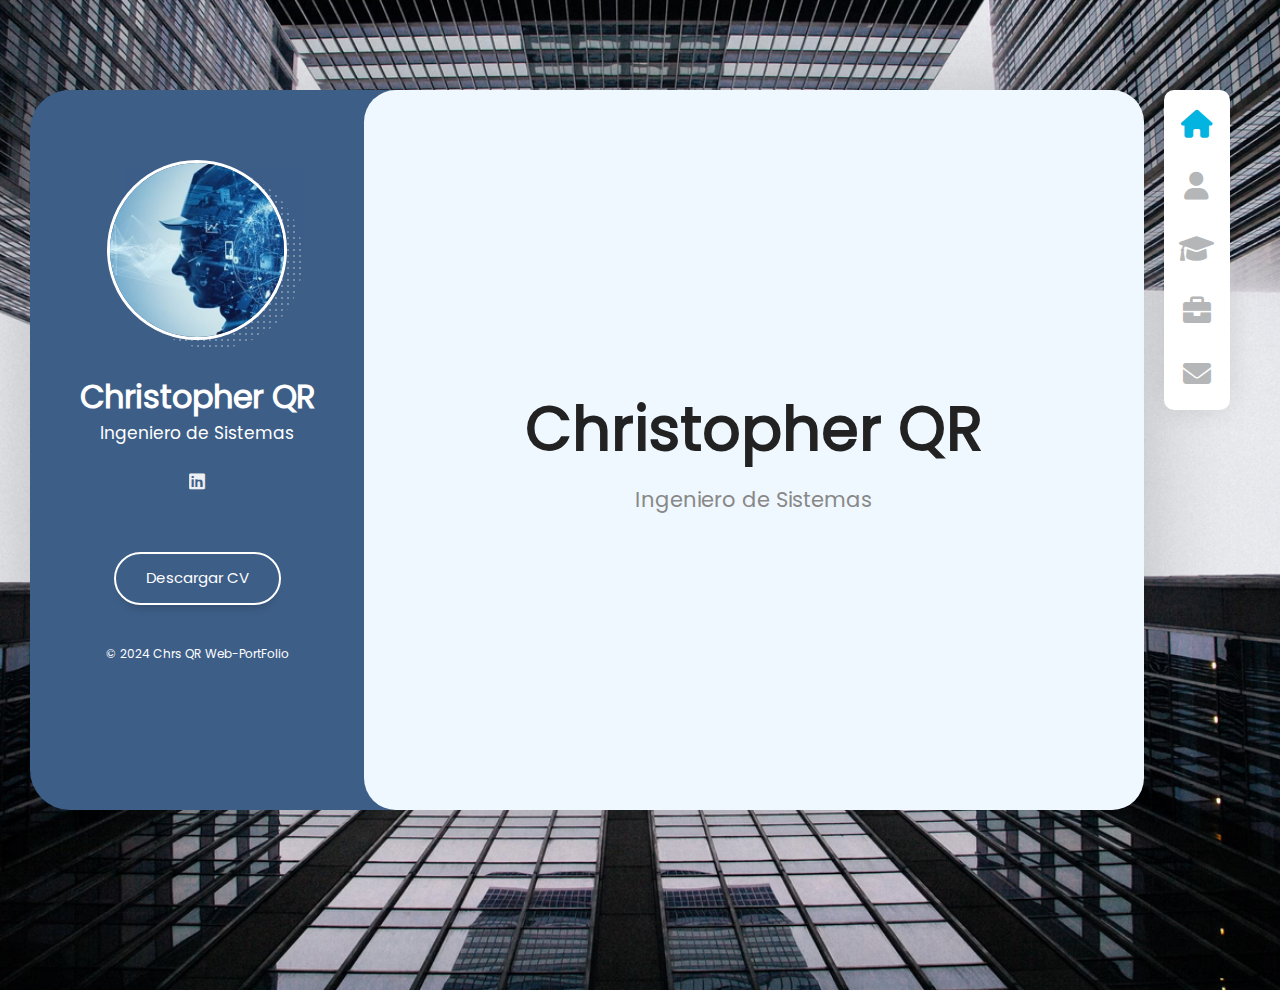
<file: index.html>
<!DOCTYPE html>
<html lang="en">
<head>
    <meta charset="UTF-8">
    <meta http-equiv="X-UA-Compatible" content="IE=edge">
    <meta name="viewport" content="width=device-width, initial-scale=1, maximum-scale=1">
    
    <!--Estilos-->
    <link rel="stylesheet" href="./assets/fonts/fontawesome-free-6.1.2-web/css/all.min.css">
    <link rel="stylesheet" href="./assets/fonts/poppins/poppins.css">
    <link rel="stylesheet" href="./assets/css/reset.css">
    <link rel="stylesheet" href="./assets/css/scroll.css">
    <link rel="stylesheet" href="./assets/css/styles.css">
    <link rel="stylesheet" href="./assets/css/responsive.css">
    <link rel="stylesheet" href="./assets/css/background.css">


    <!--script defer - pare que el script espere a que la pagina este ocmpletamente cargada-->

    <script src="./assets/js/menu.js" defer></script>


    <title>PortFolio Chrs QR.</title>
</head>
<body>

    <!--barra lateral-->

    <div class="layout">
        <aside class="layout__aside">
            <section class="aside__user-info">

                <!--inf general -->

                <div class="user-info__general">
                    <div class="user-info__container-image">
                        <img src="assets/img/default-user.jpg" class="user-info__image" alt="foto de perfil portfolio"/>      
                        <!--sombra -->
                    </div>
                    <h2 class="user-info__name">Christopher QR</h2>
                    <h4 class="user-info__job">Ingeniero de Sistemas</h4>
                </div>

                <!--menu de navegacion-->

                <div class="layout__menu">

                    <ul class="menu__list">

                        <li class="menu__option">
                            <a href="index.html" class="menu__link menu__link--active">
                                <i class="menu__icon fa-solid fa-house"></i>
                                <span class="menu__overlay">Home</span>
                            </a>
                        </li>
                        <li class="menu__option">
                            <a href="sobre-mi.html" class="menu__link">
                                <i class="menu__icon fa-solid fa-user"></i>
                                <span class="menu__overlay">Sobre Mi</span>
                            </a>
                        </li>
                        <li class="menu__option">
                            <a href="curriculum.html" class="menu__link">
                                <i class="menu__icon fa-solid fa-graduation-cap"></i>
                                <span class="menu__overlay">Curriculum</span>
                            </a>
                        </li>
                        <li class="menu__option">
                            <a href="portafolio.html" class="menu__link">
                                <i class="menu__icon fa-solid fa-briefcase"></i>
                                <span class="menu__overlay">Portafolio</span>
                            </a>
                        </li>
                        <li class="menu__option">
                            <a href="contacto.html" class="menu__link">
                                <i class="menu__icon fa-solid fa-envelope"></i>
                                <span class="menu__overlay">Contacto</span>
                            </a>
                        </li>
                        </li>
                    </ul> 
                </div>
                

                <!--link de las redes-->

                <div class="user-info__links">
                    <ul class="links__social">

                        <!--<li class="social__option">
                            <a href="#" class="social__link">
                                <i class="social__icon fa-brands fa-youtube"></i>
                            </a>
                        </li>-->

                        <li class="social__option">
                            <a href="https://pe.linkedin.com/in/christopher-qr/" class="social__link" target="_blank">
                                <i class="social__icon fa-brands fa-linkedin"></i>
                            </a>
                        </li>

                        <!--<li class="social__option">
                            <a href="#" class="social__link">
                                <i class="social__icon fa-brands fa-instagram"></i>
                            </a>
                        </li>-->

                    </ul>
                </div>


                <!--button cv-->

                <div class="user-info__buttons">
                    <a href="./assets/cv/Currículum Vitae (Christopher QR).pdf" class="user-info__btn"   target="_blank">Descargar CV</a>
                </div>



                <!--fter-->
                <footer class="user-info__footer">
                    &copy; 2024 Chrs QR Web-PortFolio
                </footer>

            </section>


        </aside>

        <!--menu responsive-->
        <div class="layout__menu-toggle">
            <i class=" menu-togle__icon fa-solid fa-bars"></i>
            <i class=" menu-togle__icon fa-solid fa-xmark"></i>
        </div>

        <!--contenido principal-->

        <main class="layout__content">

            <section class="content__page content__bk" style="background-color: aliceblue;">
                <h1 class="page__name">Christopher QR</h1>
                <h2 class="page__job">Ingeniero de Sistemas</h2>
            </section>

        </main>
    </div>



</body>
</html>
</file>
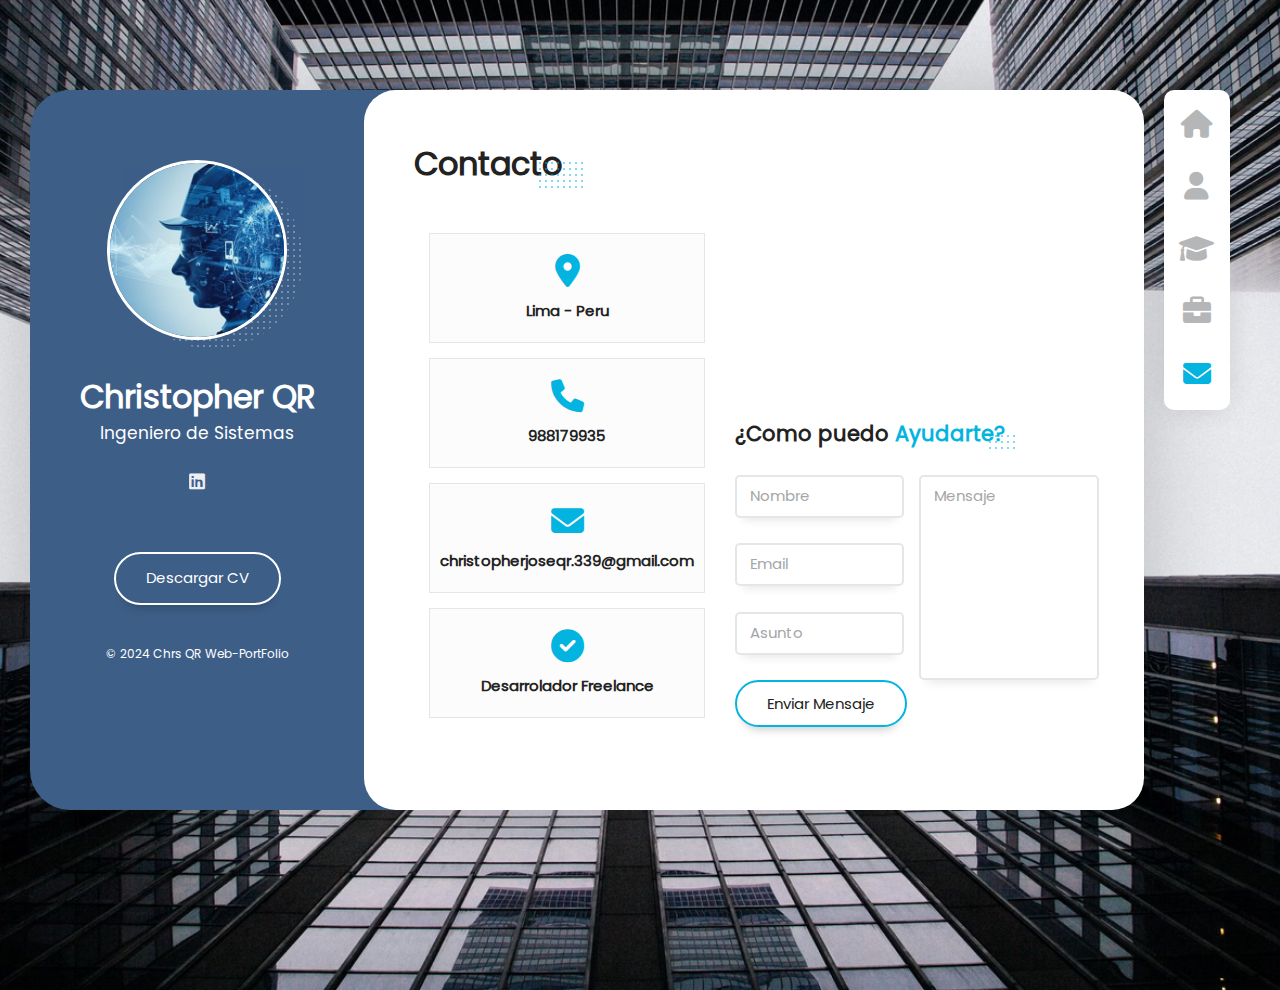
<file: contacto.html>
<!DOCTYPE html>
<html lang="en">
<head>
    <meta charset="UTF-8">
    <meta http-equiv="X-UA-Compatible" content="IE=edge">
    <meta name="viewport" content="width=device-width, initial-scale=1, maximum-scale=1">
    
    <!--Estilos-->
    <link rel="stylesheet" href="./assets/fonts/fontawesome-free-6.1.2-web/css/all.min.css">
    <link rel="stylesheet" href="./assets/fonts/poppins/poppins.css">
    <link rel="stylesheet" href="./assets/css/reset.css">
    <link rel="stylesheet" href="./assets/css/scroll.css">
    <link rel="stylesheet" href="./assets/css/styles.css">
    <link rel="stylesheet" href="./assets/css/loader.css">
    <link rel="stylesheet" href="./assets/css/responsive.css">

    <script src="./assets/js/menu.js" defer></script>
    <script src="./assets/js/map.js" defer></script>

 

    <title>PortFolio Chrs QR.</title>
</head>
<body>

    <!--barra lateral-->

    <div class="layout">
        <aside class="layout__aside">
            <section class="aside__user-info">

                <!--inf general -->

                <div class="user-info__general">
                    <div class="user-info__container-image">
                        <img src="assets/img/default-user.jpg" class="user-info__image" alt="foto de perfil portfolio"/>      
                        <!--sombra -->
                    </div>
                    <h2 class="user-info__name">Christopher QR</h2>
                    <h4 class="user-info__job">Ingeniero de Sistemas</h4>
                </div>

                <!--menu de navegacion-->

                <div class="layout__menu">

                    <ul class="menu__list">

                        <li class="menu__option">
                            <a href="index.html" class="menu__link">
                                <i class="menu__icon fa-solid fa-house"></i>
                                <span class="menu__overlay">Home</span>
                            </a>
                        </li>
                        <li class="menu__option">
                            <a href="sobre-mi.html" class="menu__link ">
                                <i class="menu__icon fa-solid fa-user"></i>
                                <span class="menu__overlay">Sobre Mi</span>
                            </a>
                        </li>
                        <li class="menu__option">
                            <a href="curriculum.html" class="menu__link">
                                <i class="menu__icon fa-solid fa-graduation-cap"></i>
                                <span class="menu__overlay">Curriculum</span>
                            </a>
                        </li>
                        <li class="menu__option">
                            <a href="portafolio.html" class="menu__link">
                                <i class="menu__icon fa-solid fa-briefcase"></i>
                                <span class="menu__overlay">Portafolio</span>
                            </a>
                        </li>
                        <li class="menu__option">
                            <a href="contacto.html" class="menu__link menu__link--active">
                                <i class="menu__icon fa-solid fa-envelope"></i>
                                <span class="menu__overlay">Contacto</span>
                            </a>
                        </li>
                        </li>
                    </ul> 
                </div>
                

                <!--link de las redes-->

                <div class="user-info__links">
                    <ul class="links__social">

                        <!--<li class="social__option">
                            <a href="#" class="social__link">
                                <i class="social__icon fa-brands fa-youtube"></i>
                            </a>
                        </li>-->

                        <li class="social__option">
                            <a href="https://pe.linkedin.com/in/christopher-qr/" class="social__link" target="_blank">
                                <i class="social__icon fa-brands fa-linkedin"></i>
                            </a>
                        </li>

                        <!--<li class="social__option">
                            <a href="#" class="social__link">
                                <i class="social__icon fa-brands fa-instagram"></i>
                            </a>
                        </li>-->

                    </ul>
                </div>


                <!--button cv-->

                <div class="user-info__buttons">
                    <a href="./assets/cv/Currículum Vitae (Christopher QR).pdf" class="user-info__btn"  target="_blank">Descargar CV</a>
                </div>



                <!--fter-->
                <footer class="user-info__footer">
                    &copy; 2024 Chrs QR Web-PortFolio
                </footer>

            </section>


        </aside>

        <!--menu responsibe-->

        <div class="layout__menu-toggle">
            <i class=" menu-togle__icon fa-solid fa-bars"></i>
            <i class=" menu-togle__icon fa-solid fa-xmark"></i>
        </div>


        <!--contenido principal-->

        <main class="layout__content">

            <section class="content__page content__contact">

                <header class="contact__header">
                    <h1 class="contact__title">Contacto</h1>
                </header>

                <div class="contact__container">
                    
                    <section class="contact__info">

                        <div class="contact__data">
                            <i class="contact__icon fa-solid fa-location-dot"></i>
                            <h2 class="contact__subtitle">Lima - Peru</h2>
                        </div>

                        <div class="contact__data">
                            <i class="contact__icon fa-solid fa-phone"></i>
                            <h2 class="contact__subtitle">988179935</h2>
                        </div>

                        <div class="contact__data">
                            <i class="contact__icon fa-solid fa-envelope"></i>
                            <h2 class="contact__subtitle">christopherjoseqr.339@gmail.com</h2>
                        </div>

                        <div class="contact__data">
                            <i class="contact__icon fa-solid fa-circle-check"></i>
                            <h2 class="contact__subtitle">Desarrolador Freelance</h2>
                        </div>


                    </section>

                    <section class="contact__form-box">

                        <div class="contact__map" id="load-iframe-map">
                            <span class="loader"></span>
                        </div>

                        <header class="contact__form-header">
                            <h3 class="form-header__title">¿Como puedo <span class="title__color">Ayudarte?</span></h3>
                        </header>

                        <form class="contact__form">

                            <div class="form__container">

                                <section class="form__left">

                                    <div class="form__group">
                                        <input type="text" class="form__input" name="name" required placeholder="Nombre">
                                        <label for="name" class="form__label">Nombre</label>
                                    </div>

                                    <div class="form__group">
                                        <input type="email" class="form__input" name="email" required placeholder="Email">
                                        <label for="email" class="form__label">Email</label>
                                    </div>

                                    <div class="form__group">
                                        <input type="text" class="form__input" name="subject" required placeholder="Subject">
                                        <label for="subject" class="form__label">Asunto</label>
                                    </div>

                                </section>

                                <section class="form__rigth">

                                    <div class="form__group from__group--textarea">
                                        <textarea class="form__input form__input--textarea" name="message" required placeholder="Message"></textarea>
                                        <label for="message" class="form__label">Mensaje</label>
                                    </div>
                                </section>                                
                            </div>
                            <input type="submit" class="form__button" value="Enviar Mensaje">

                        </form>

                    </section>


                </div>

                    

        </main>
    </div>
</body>
</html>
</file>
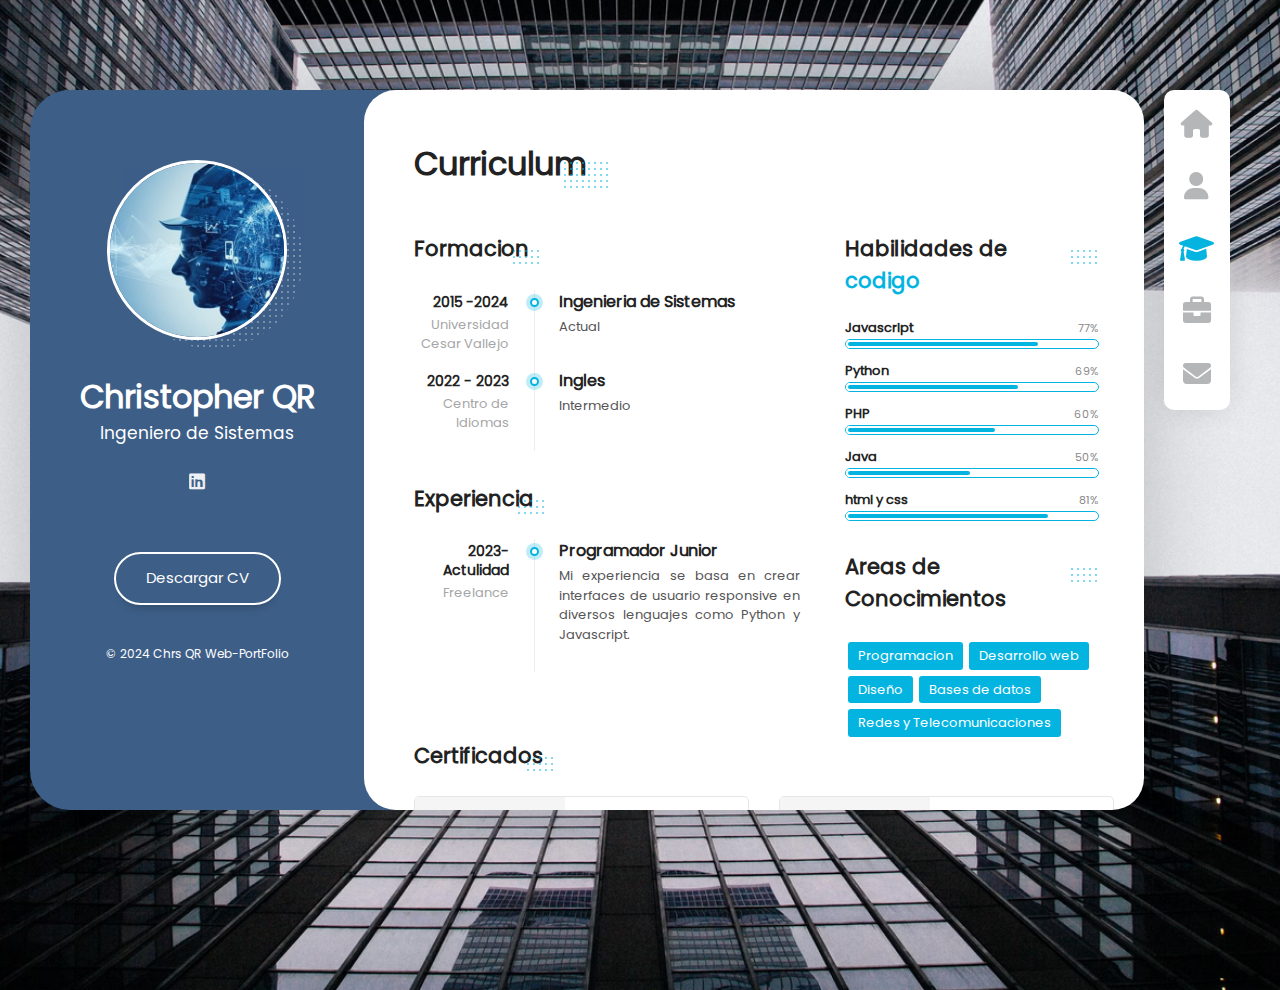
<file: curriculum.html>
<!DOCTYPE html>
<html lang="en">
<head>
    <meta charset="UTF-8">
    <meta http-equiv="X-UA-Compatible" content="IE=edge">
    <meta name="viewport" content="width=device-width, initial-scale=1, maximum-scale=1">
    
    <!--Estilos-->
    <link rel="stylesheet" href="./assets/fonts/fontawesome-free-6.1.2-web/css/all.min.css">
    <link rel="stylesheet" href="./assets/fonts/poppins/poppins.css">
    <link rel="stylesheet" href="./assets/css/reset.css">
    <link rel="stylesheet" href="./assets/css/scroll.css">
    <link rel="stylesheet" href="./assets/css/styles.css">
    <link rel="stylesheet" href="./assets/css/responsive.css">

    <script src="./assets/js/menu.js" defer></script>

    <title>PortFolio Chrs QR.</title>
</head>
<body>

    <!--barra lateral-->

    <div class="layout">
        <aside class="layout__aside">
            <section class="aside__user-info">

                <!--inf general -->

                <div class="user-info__general">
                    <div class="user-info__container-image">
                        <img src="assets/img/default-user.jpg" class="user-info__image" alt="foto de perfil portfolio"/>      
                        <!--sombra -->
                    </div>
                    <h2 class="user-info__name">Christopher QR</h2>
                    <h4 class="user-info__job">Ingeniero de Sistemas</h4>
                </div>

                <!--menu de navegacion-->

                <div class="layout__menu">

                    <ul class="menu__list">

                        <li class="menu__option">
                            <a href="index.html" class="menu__link">
                                <i class="menu__icon fa-solid fa-house"></i>
                                <span class="menu__overlay">Home</span>
                            </a>
                        </li>
                        <li class="menu__option">
                            <a href="sobre-mi.html" class="menu__link ">
                                <i class="menu__icon fa-solid fa-user"></i>
                                <span class="menu__overlay">Sobre Mi</span>
                            </a>
                        </li>
                        <li class="menu__option">
                            <a href="curriculum.html" class="menu__link menu__link--active">
                                <i class="menu__icon fa-solid fa-graduation-cap"></i>
                                <span class="menu__overlay">Curriculum</span>
                            </a>
                        </li>
                        <li class="menu__option">
                            <a href="portafolio.html" class="menu__link">
                                <i class="menu__icon fa-solid fa-briefcase"></i>
                                <span class="menu__overlay">Portafolio</span>
                            </a>
                        </li>
                        <li class="menu__option">
                            <a href="contacto.html" class="menu__link">
                                <i class="menu__icon fa-solid fa-envelope"></i>
                                <span class="menu__overlay">Contacto</span>
                            </a>
                        </li>
                        </li>
                    </ul> 
                </div>
                

                <!--link de las redes-->

                <div class="user-info__links">
                    <ul class="links__social">

                        <!--<li class="social__option">
                            <a href="#" class="social__link">
                                <i class="social__icon fa-brands fa-youtube"></i>
                            </a>
                        </li>-->

                        <li class="social__option">
                            <a href="https://pe.linkedin.com/in/christopher-qr/" class="social__link" target="_blank">
                                <i class="social__icon fa-brands fa-linkedin"></i>
                            </a>
                        </li>

                        <!--<li class="social__option">
                            <a href="#" class="social__link">
                                <i class="social__icon fa-brands fa-instagram"></i>
                            </a>
                        </li>-->

                    </ul>
                </div>


                <!--button cv-->

                <div class="user-info__buttons">
                    <a href="./assets/cv/Currículum Vitae (Christopher QR).pdf" class="user-info__btn"  target="_blank">Descargar CV</a>
                </div>



                <!--fter-->
                <footer class="user-info__footer">
                    &copy; 2024 Chrs QR Web-PortFolio
                </footer>

            </section>


        </aside>

        <!--menu responsibe-->

        <div class="layout__menu-toggle">
            <i class=" menu-togle__icon fa-solid fa-bars"></i>
            <i class=" menu-togle__icon fa-solid fa-xmark"></i>
        </div>


        <!--contenido principal-->

        <main class="layout__content">

            <section class="content__page content__resume">

                <header class="resume__header">
                    <h1 class="resume__title">Curriculum</h1>
                </header>

                <div class="resume__container">

                    <section class="resume__left">

                        <header class="resume__subheader">
                            <h2 class="resume__subtitle">Formacion</h2>
                        </header>

                        <div class="resume__timelines">

                            <article class="timelines__timeline">

                                <header class="timeline__header">
                                    <h4 class="timeline__year">2015 -2024</h4>
                                    <span class="timeline__company">Universidad Cesar Vallejo</span>    
                                </header>

                                <div class="timeline__divider"></div>

                                <div class="timeline__description">
                                    <h3 class="timeline__title">Ingenieria de Sistemas</h3>
                                    <p class="timeline__text">
                                        Actual
                                    </p>
                                </div>

                            </article>

                            <article class="timelines__timeline">

                                <header class="timeline__header">
                                    <h4 class="timeline__year">2022 - 2023</h4>
                                    <span class="timeline__company">Centro de Idiomas</span>    
                                </header>

                                <div class="timeline__divider"></div>

                                <div class="timeline__description">
                                    <h3 class="timeline__title">Ingles</h3>
                                    <p class="timeline__text">
                                        Intermedio
                                    </p>
                                </div>

                            </article>


                        </div>

                        <header class="resume__subheader">
                            <h2 class="resume__subtitle">Experiencia</h2>
                        </header>

                        <div class="resume__timelines">

                            <article class="timelines__timeline">

                                <header class="timeline__header">
                                    <h4 class="timeline__year">2023-Actulidad</h4>
                                    <span class="timeline__company">Freelance</span>    
                                </header>

                                <div class="timeline__divider"></div>

                                <div class="timeline__description">
                                    <h3 class="timeline__title">Programador Junior</h3>
                                    <p class="timeline__text">
                                        Mi experiencia se basa en crear interfaces de usuario
                                        responsive en diversos lenguajes como Python y Javascript.
                                    </p>
                                </div>

                            </article>


                        </div>

                    </section>

                    <section class="resume__right">



                        <header class="resume__subheader">
                            <h2 class="resume__subtitle">Habilidades de <span class="subtitle__color">codigo</span></h2>
                        </header>

                        <div class="resume__skills">
                            <article class="skills_title">
                                <h4 class="skills__text">Javascript</h4>
                                <span class="skills__number">77%</span>
                            </article>

                            <div class="skills__progressbar">
                                <div class="skills__percentage skills__percentage--p5"></div>
                            </div>

                            <article class="skills_title">
                                <h4 class="skills__text">Python</h4>
                                <span class="skills__number">69%</span>
                            </article>

                            <div class="skills__progressbar">
                                <div class="skills__percentage skills__percentage--p6"></div>
                            </div>

                            <article class="skills_title">
                                <h4 class="skills__text">PHP</h4>
                                <span class="skills__number">60%</span>
                            </article>

                            <div class="skills__progressbar">
                                <div class="skills__percentage skills__percentage--p7"></div>
                            </div>

                            <article class="skills_title">
                                <h4 class="skills__text">Java</h4>
                                <span class="skills__number">50%</span>
                            </article>

                            <div class="skills__progressbar">
                                <div class="skills__percentage skills__percentage--p8"></div>
                            </div>

                            <article class="skills_title">
                                <h4 class="skills__text">html y css</h4>
                                <span class="skills__number">81%</span>
                            </article>

                            <div class="skills__progressbar">
                                <div class="skills__percentage skills__percentage--p9"></div>
                            </div>
                        </div>

                        <header class="resume__subheader">
                            <h2 class="resume__subtitle">Areas de Conocimientos</h2>
                        </header>

                        <div class="resume__knowledges">
                            <ul class="knowledges__list">
                                <li class="knowledges__option">Programacion</li>
                                <li class="knowledges__option">Desarrollo web</li>
                                <li class="knowledges__option">Diseño</li>
                                <li class="knowledges__option">Bases de datos</li>
                                <li class="knowledges__option">Redes y Telecomunicaciones</li>
                            </ul>
                        </div>

                    </section>

                </div>

                <div class="resume__certificates">
                    <header class="resume__subheader">
                        <h2 class="resume__subtitle">Certificados</h2>
                    </header>

                    <div class="certificates__container">

                        <article class="certificates__certificate">

                            <a href="https://coursera.org/verify/professional-cert/V1YPKGM5TAIM" class="certificates__link"  target="_blank">
                                <div class="certificate__logo">
                                    <img src="./assets/img/certificado-2.png" class="certificate__image" alt="Certificados">
                                </div>
                            </a>

                            <div class="certificates__content">
                                    <h4 class="certificates__title">Meta Front-End Developer</h4>
                                    <span class="certificate__id">ID Verificacion: V1YPKGM5TAIM</span>
                                    <span class="certificate__date">Septiembre 2024</span>
                            </div>
                            
                        </article>


                        <article class="certificates__certificate">

                            <a href="https://coursera.org/verify/professional-cert/A4XIFN8GN0O5" class="certificates__link"  target="_blank">
                                <div class="certificate__logo">
                                    <img src="./assets/img/certificado-2.png" class="certificate__image" alt="Certificados">
                                </div> 
                            </a>

                            <div class="certificates__content">
                                    <h4 class="certificates__title">IBM IT Support</h4>
                                    <span class="certificate__id">ID Verificacion: A4XIFN8GN0O5</span>
                                    <span class="certificate__date">Octubre 2024</span>
                            </div>
                            
                        </article>

                    </div>
                </div>


            </section>

        </main>
    </div>



</body>
</html>
</file>
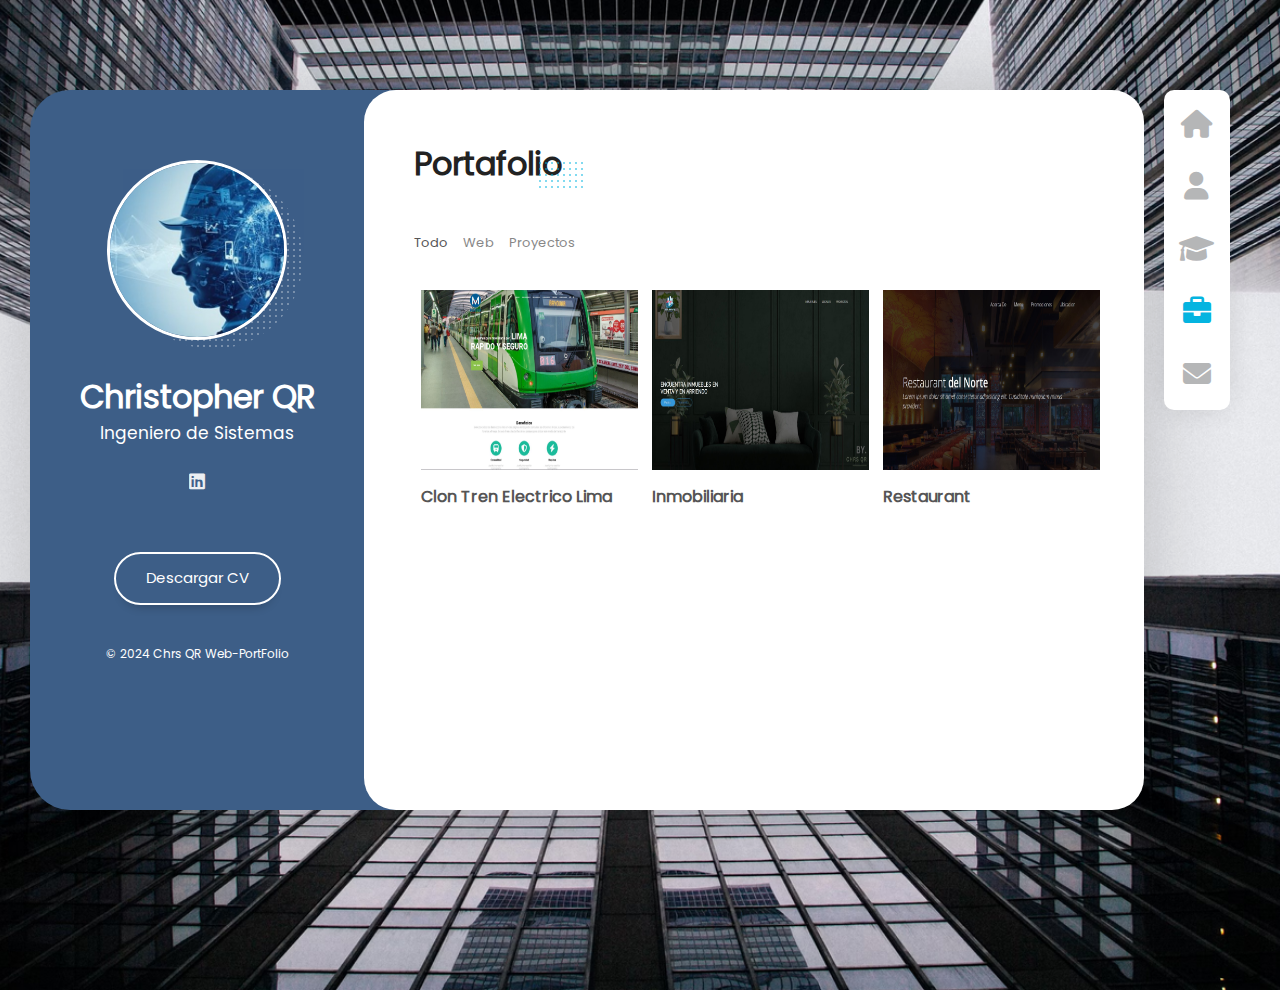
<file: portafolio.html>
<!DOCTYPE html>
<html lang="en">
<head>
    <meta charset="UTF-8">
    <meta http-equiv="X-UA-Compatible" content="IE=edge">
    <meta name="viewport" content="width=device-width, initial-scale=1, maximum-scale=1">
    
    <!--Estilos-->
    <link rel="stylesheet" href="./assets/fonts/fontawesome-free-6.1.2-web/css/all.min.css">
    <link rel="stylesheet" href="./assets/fonts/poppins/poppins.css">
    <link rel="stylesheet" href="./assets/css/reset.css">
    <link rel="stylesheet" href="./assets/css/scroll.css">
    <link rel="stylesheet" href="./assets/css/styles.css">
    <link rel="stylesheet" href="./assets/css/responsive.css">

    <script src="./assets/js/menu.js" defer></script>
    <script src="./assets/js/menu2.js" defer></script>

    <title>PortFolio Chrs QR.</title>
</head>
<body>

    <!--barra lateral-->

    <div class="layout">
        <aside class="layout__aside">
            <section class="aside__user-info">

                <!--inf general -->

                <div class="user-info__general">
                    <div class="user-info__container-image">
                        <img src="assets/img/default-user.jpg" class="user-info__image" alt="foto de perfil portfolio"/>      
                        <!--sombra -->
                    </div>
                    <h2 class="user-info__name">Christopher QR</h2>
                    <h4 class="user-info__job">Ingeniero de Sistemas</h4>
                </div>

                <!--menu de navegacion-->

                <div class="layout__menu">

                    <ul class="menu__list">

                        <li class="menu__option">
                            <a href="index.html" class="menu__link">
                                <i class="menu__icon fa-solid fa-house"></i>
                                <span class="menu__overlay">Home</span>
                            </a>
                        </li>
                        <li class="menu__option">
                            <a href="sobre-mi.html" class="menu__link ">
                                <i class="menu__icon fa-solid fa-user"></i>
                                <span class="menu__overlay">Sobre Mi</span>
                            </a>
                        </li>
                        <li class="menu__option">
                            <a href="curriculum.html" class="menu__link">
                                <i class="menu__icon fa-solid fa-graduation-cap"></i>
                                <span class="menu__overlay">Curriculum</span>
                            </a>
                        </li>
                        <li class="menu__option">
                            <a href="portafolio.html" class="menu__link menu__link--active">
                                <i class="menu__icon fa-solid fa-briefcase"></i>
                                <span class="menu__overlay">Portafolio</span>
                            </a>
                        </li>
                        <li class="menu__option">
                            <a href="contacto.html" class="menu__link">
                                <i class="menu__icon fa-solid fa-envelope"></i>
                                <span class="menu__overlay">Contacto</span>
                            </a>
                        </li>
                        </li>
                    </ul> 
                </div>
                

                <!--link de las redes-->

                <div class="user-info__links">
                    <ul class="links__social">

                        <!--<li class="social__option">
                            <a href="#" class="social__link">
                                <i class="social__icon fa-brands fa-youtube"></i>
                            </a>
                        </li>-->

                        <li class="social__option">
                            <a href="https://pe.linkedin.com/in/christopher-qr/" class="social__link" target="_blank">
                                <i class="social__icon fa-brands fa-linkedin"></i>
                            </a>
                        </li>

                        <!--<li class="social__option">
                            <a href="#" class="social__link">
                                <i class="social__icon fa-brands fa-instagram"></i>
                            </a>
                        </li>-->

                    </ul>
                </div>


                <!--button cv-->

                <div class="user-info__buttons">
                    <a href="./assets/cv/Currículum Vitae (Christopher QR).pdf" class="user-info__btn"  target="_blank">Descargar CV</a>
                </div>



                <!--fter-->
                <footer class="user-info__footer">
                    &copy; 2024 Chrs QR Web-PortFolio
                </footer>

            </section>


        </aside>

        <!--menu responsibe-->

 
        <div class="layout__menu-toggle">
            <i class=" menu-togle__icon fa-solid fa-bars"></i>
            <i class=" menu-togle__icon fa-solid fa-xmark"></i>
        </div>

        <!--contenido principal-->

        <main class="layout__content">

            <section class="content__page content__portfolio">

                <header class="portfolio__header">
                    <h1 class="portfolio__title">Portafolio</h1>
                </header>

                <nav class="portfolio__navbar">
                    <ul class="portfolio__menu">
                        <li class="portfolio__option portfolio__option--active">
                            <a href="#" class="portfolio__link" data-category="Todo">Todo</a>
                        </li>
                        <!--
                        <li class="portfolio__option">
                            <a href="#" class="portfolio__link" data-category="Cursos">Cursos</a>
                        </li>
                        -->
                        <li class="portfolio__option">
                            <a href="#" class="portfolio__link" data-category="Web">Web</a>
                        </li>
                        <!-- 
                        <li class="portfolio__option">
                            <a href="#" class="portfolio__link" data-category="Redes Sociales">Redes Sociales</a>
                        </li> 
                        <li class="portfolio__option">
                            <a href="#" class="portfolio__link" data-category="Videos">Videos</a>
                        </li>
                        -->
                        <li class="portfolio__option">
                            <a href="#" class="portfolio__link" data-category="Proyectos">Proyectos</a>
                        </li>
                    </ul>
                </nav>

                <section class="portfolio__gallery">
                    <!--
                    <figure class="gallery__item">
                        <div class="gallery__container--image">
                            <a href="#" class="gallery__link">
                                <img src="./assets/img/galeria-1.jpg" class="galery__image">
                            </a>
                        </div>

                        <figcaption class="gallery__title">Produccion de Video</figcaption>
                        <i class="gallery__icon fa-solid fa-video-camera"></i>
                        <span class="gallery__category">Videos</span>
                    </figure>

                    <figure class="gallery__item">
                        <div class="gallery__container--image">
                            <a href="#" class="gallery__link">
                                <img src="./assets/img/galeria-2.jpg" class="galery__image">
                            </a>
                        </div>

                        <figcaption class="gallery__title">Master en Java Script</figcaption>
                        <i class="gallery__icon fa-solid fa-code"></i>
                        <span class="gallery__category">Cursos</span>
                    </figure>

                    <figure class="gallery__item">
                        <div class="gallery__container--image">
                            <a href="#" class="gallery__link">
                                <img src="./assets/img/galeria-3.jpg" class="galery__image">
                            </a>
                        </div>

                        <figcaption class="gallery__title">Master en React</figcaption>
                        <i class="gallery__icon fa-solid fa-code-commit"></i>
                        <span class="gallery__category">Cursos</span>
                    </figure>
                    -->
                    <figure class="gallery__item" >
                        <div class="gallery__container--image">
                            <a href="https://rafaelneronn1133.github.io/proymetrolimma3/" target="_blank" class="gallery__link">
                                <img src="./assets/img/galeria-4.jpg" class="galery__image" style="width: 700px; height: 180px;">
                            </a>
                        </div>

                        <figcaption class="gallery__title">Clon Tren Electrico Lima</figcaption>
                        <i class="gallery__icon fa-solid fa-image-portrait"></i>
                        <span class="gallery__category">Web</span>
                    </figure>
                    <!--
                    <figure class="gallery__item">
                        <div class="gallery__container--image">
                            <a href="#" class="gallery__link">
                                <img src="./assets/img/galeria-5.jpg" class="galery__image">
                            </a>
                        </div>

                        <figcaption class="gallery__title">Logica de Programacion</figcaption>
                        <i class="gallery__icon fa-solid fa-code"></i>
                        <span class="gallery__category">Cursos</span>
                    </figure>
                    -->
                    <figure class="gallery__item">
                        <div class="gallery__container--image">
                            <a href="https://steeve9939xgua.github.io/inmobiliaria990/" target="_blank" class="gallery__link">
                                <img src="./assets/img/galeria-6.jpg" class="galery__image" style="width: 700px; height: 180px;">
                            </a>
                        </div>
                        

                        <figcaption class="gallery__title">Inmobiliaria</figcaption>
                        <i class="gallery__icon fa-solid fa-image-portrait"></i>
                        <span class="gallery__category">Proyectos</span>
                    </figure>

                    <figure class="gallery__item">
                        <div class="gallery__container--image">
                            <a href="https://chrss1123s.github.io/restaurant223/" target="_blank" class="gallery__link">
                                <img src="./assets/img/galeria-7.jpg" class="galery__image" style="width: 700px; height: 180px;">
                            </a>
                        </div>
                        

                        <figcaption class="gallery__title">Restaurant</figcaption>
                        <i class="gallery__icon fa-solid fa-image-portrait"></i>
                        <span class="gallery__category">Proyectos</span>
                    </figure>

                </section>
                    

        </main>
    </div>



</body>
</html>
</file>
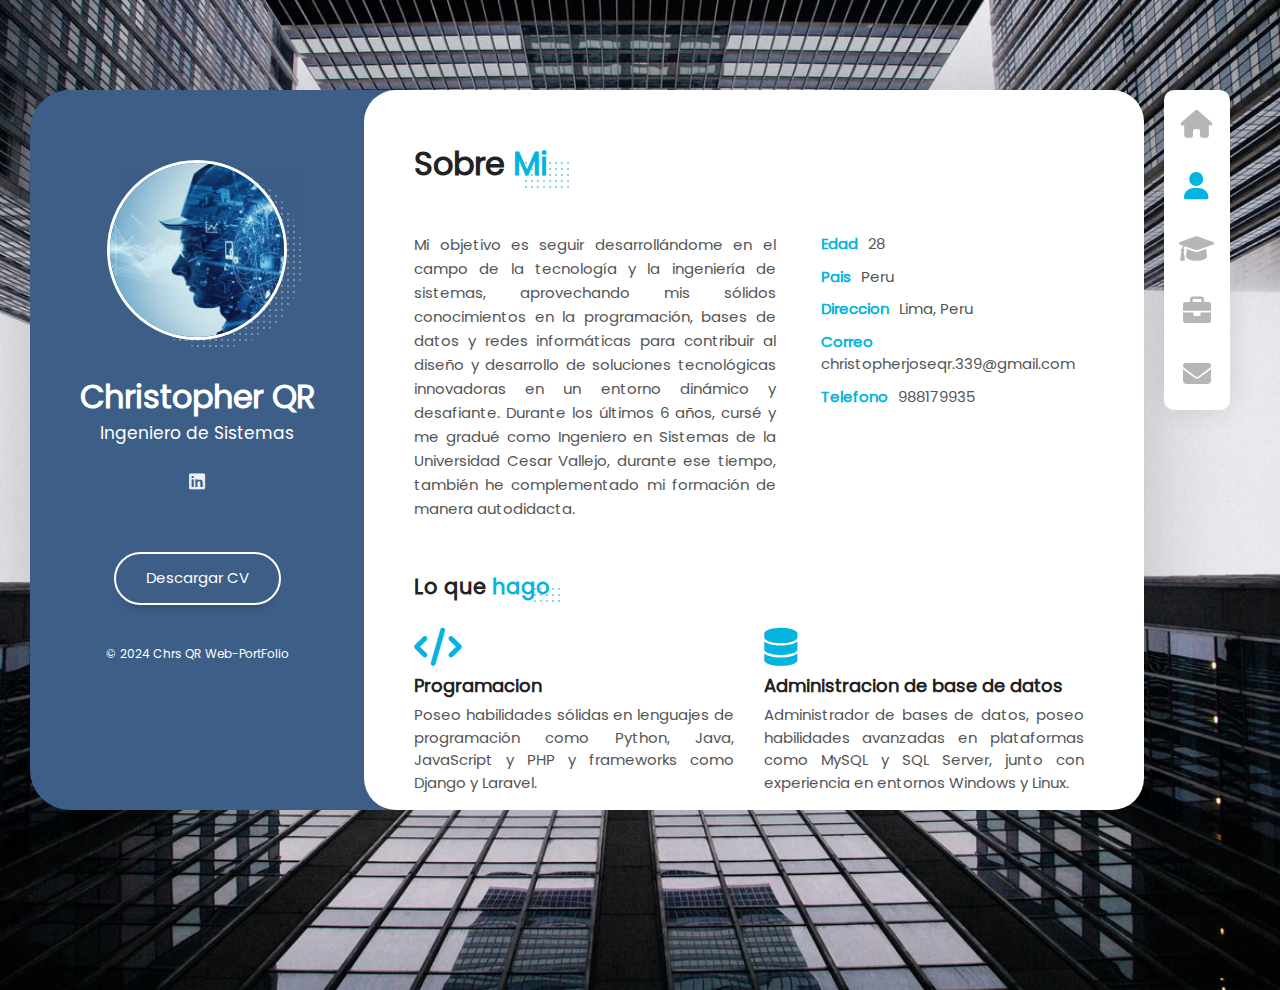
<file: sobre-mi.html>
<!DOCTYPE html>
<html lang="en">
<head>
    <meta charset="UTF-8">
    <meta http-equiv="X-UA-Compatible" content="IE=edge">
    <meta name="viewport" content="width=device-width, initial-scale=1, maximum-scale=1">
    
    <!--Estilos-->
    <link rel="stylesheet" href="./assets/fonts/fontawesome-free-6.1.2-web/css/all.min.css">
    <link rel="stylesheet" href="./assets/fonts/poppins/poppins.css">
    <link rel="stylesheet" href="./assets/css/reset.css">
    <link rel="stylesheet" href="./assets/css/scroll.css">
    <link rel="stylesheet" href="./assets/css/styles.css">
    <link rel="stylesheet" href="./assets/css/responsive.css">

    <script src="./assets/js/menu.js" defer></script>

    <title>PortFolio Chrs QR.</title>
</head>
<body>

    <!--barra lateral-->

    <div class="layout">
        <aside class="layout__aside">
            <section class="aside__user-info">

                <!--inf general -->

                <div class="user-info__general">
                    <div class="user-info__container-image">
                        <img src="assets/img/default-user.jpg" class="user-info__image" alt="foto de perfil portfolio"/>      
                        <!--sombra -->
                    </div>
                    <h2 class="user-info__name">Christopher QR</h2>
                    <h4 class="user-info__job">Ingeniero de Sistemas</h4>
                </div>

                <!--menu de navegacion-->

                <div class="layout__menu">

                    <ul class="menu__list">

                        <li class="menu__option">
                            <a href="index.html" class="menu__link">
                                <i class="menu__icon fa-solid fa-house"></i>
                                <span class="menu__overlay">Home</span>
                            </a>
                        </li>
                        <li class="menu__option">
                            <a href="sobre-mi.html" class="menu__link menu__link--active">
                                <i class="menu__icon fa-solid fa-user"></i>
                                <span class="menu__overlay">Sobre Mi</span>
                            </a>
                        </li>
                        <li class="menu__option">
                            <a href="curriculum.html" class="menu__link">
                                <i class="menu__icon fa-solid fa-graduation-cap"></i>
                                <span class="menu__overlay">Curriculum</span>
                            </a>
                        </li>
                        <li class="menu__option">
                            <a href="portafolio.html" class="menu__link">
                                <i class="menu__icon fa-solid fa-briefcase"></i>
                                <span class="menu__overlay">Portafolio</span>
                            </a>
                        </li>
                        <li class="menu__option">
                            <a href="contacto.html" class="menu__link">
                                <i class="menu__icon fa-solid fa-envelope"></i>
                                <span class="menu__overlay">Contacto</span>
                            </a>
                        </li>
                        </li>
                    </ul> 
                </div>
                

                <!--link de las redes-->

                <div class="user-info__links">
                    <ul class="links__social">

                        <!--<li class="social__option">
                            <a href="#" class="social__link">
                                <i class="social__icon fa-brands fa-youtube"></i>
                            </a>
                        </li>-->

                        <li class="social__option">
                            <a href="https://pe.linkedin.com/in/christopher-qr/" class="social__link" target="_blank">
                                <i class="social__icon fa-brands fa-linkedin"></i>
                            </a>
                        </li>

                        <!--<li class="social__option">
                            <a href="#" class="social__link">
                                <i class="social__icon fa-brands fa-instagram"></i>
                            </a>
                        </li>-->

                    </ul>
                </div>


                <!--button cv-->

                <div class="user-info__buttons">
                    <a href="./assets/cv/Currículum Vitae (Christopher QR).pdf" class="user-info__btn"  target="_blank">Descargar CV</a>
                </div>



                <!--fter-->
                <footer class="user-info__footer">
                    &copy; 2024 Chrs QR Web-PortFolio
                </footer>

            </section>


        </aside>


        <!--menu responsibe-->


        <div class="layout__menu-toggle">
            <i class=" menu-togle__icon fa-solid fa-bars"></i>
            <i class=" menu-togle__icon fa-solid fa-xmark"></i>
        </div>

        <!--contenido principal-->

        <main class="layout__content">

            <section class="content__page content__about">

                <header class="about__header">
                    <h1 class="about__title">Sobre <span class="title__color">Mi</span></h1>
                </header>

                <section class="about__personal-info">
                    <article class="personal-info__bio">
                        <p class="personal-info__description">
                            Mi objetivo es seguir desarrollándome en el campo de la tecnología y la ingeniería de sistemas, aprovechando mis sólidos conocimientos en la programación, bases de datos y redes informáticas para contribuir al diseño y desarrollo de soluciones tecnológicas innovadoras en un entorno dinámico y desafiante. Durante los últimos 6 años, cursé y me gradué como Ingeniero en Sistemas de la Universidad Cesar Vallejo, durante ese tiempo, también he complementado mi formación de manera autodidacta.
                        </p>
                    </article>
                    <div class="personal-info__data">
                        <ul class="personal info__list">
                            <li class="personal-info__option">
                                <span class="personal-info__title">Edad</span>
                                <span class="personal-info__value">28</span>
                            </li>
                            <li class="personal-info__option">
                                <span class="personal-info__title">Pais</span>
                                <span class="personal-info__value">Peru</span>
                            </li>
                            <li class="personal-info__option">
                                <span class="personal-info__title">Direccion</span>
                                <span class="personal-info__value">Lima, Peru</span>
                            </li>
                            <li class="personal-info__option">
                                <span class="personal-info__title">Correo</span>
                                <span class="personal-info__value">christopherjoseqr.339@gmail.com </span>
                            </li>
                            <li class="personal-info__option">
                                <span class="personal-info__title">Telefono</span>
                                <span class="personal-info__value">988179935</span>
                            </li>
                        </ul>
                    </div>
                </section>

                <section class="about__services">
                    <header class="services__header">
                        <h2 class="services__title">
                            Lo que <span class="title__color">hago</span>
                        </h2>
                    </header>

                    <div class="services__container">
                        
                        <article class="services__service">
                            <div class="service__icon">
                                <i class="service__real-icon fa-solid fa-code"></i>
                            </div>

                            <div class="service__content">
                                <h3 class="service__title">Programacion</h3>
                                <p class="service__description">
                                    Poseo habilidades sólidas en lenguajes de programación como Python, Java, JavaScript y PHP y frameworks como Django y Laravel.
                                </p>
                            </div>
                        </article>

                        <article class="services__service">
                            <div class="service__icon">
                                <i class="service__real-icon fa-solid fa-database"></i>
                            </div>

                            <div class="service__content">
                                <h3 class="service__title">Administracion de base de datos</h3>
                                <p class="service__description">
                                    Administrador de bases de datos, 
                                    poseo habilidades avanzadas en plataformas como MySQL y SQL Server, 
                                    junto con experiencia en entornos Windows y Linux. 
                                </p>
                            </div>
                        </article>

                        <article class="services__service">
                            <div class="service__icon">
                                <i class="service__real-icon fa-solid fa-computer"></i>
                            </div>

                            <div class="service__content">
                                <h3 class="service__title">Desarrollo web</h3>
                                <p class="service__description">
                                    Poseo conocimientos en tecnologías de desarrollo front-end como HTML5, CSS3 y JavaScript. Además, tengo experiencia en el desarrollo back-end utilizando tecnologías como Node.js y bases de datos relacionales y no relacionales como MySQL y MongoDB.
                                </p>
                            </div>
                        </article>

                        <article class="services__service">
                            <div class="service__icon">
                                <i class="service__real-icon fa-solid fa-network-wired"></i>
                            </div>

                            <div class="service__content">
                                <h3 class="service__title">Administracion de redes</h3>
                                <p class="service__description">
                                    Poseo un amplio conocimiento en el diseño de redes LAN, WAN y WLAN, así como en tecnologías de routing, switching y firewalls. Así como en la configuración y optimización de protocolos de red como TCP/IP, DNS y DHCP.
                                </p>
                            </div>
                        </article>

                    </div>
                </section>


            </section>

        </main>
    </div>



</body>
</html>
</file>
<file: assets/fonts/poppins/poppins.css>
@font-face {
    font-family: "Poppins";
    src: url("./Poppins-Regular.ttf") format("truetype");
    font-weight: 400;
    font-style: normal;
}
</file>
<file: assets/css/scroll.css>
/*variables*/
:root{
    --color-scrollbar:#d3d3d4;
    --color-background-scrollbar: #eee;
}


/*scroll chrome*/


.content__page::-webkit-scrollbar{
    width: 25px;
    background: transparent;
}

.content__page::-webkit-scrollbar-thumb{
    border: 10px solid transparent;
    box-shadow: none;
    border-radius: 40px;
}

.content__page:hover::-webkit-scrollbar-thumb{
    box-shadow: inset 0 0 0 10px var(--color-scrollbar);
}

.content__page:hover::-webkit-scrollbar-thumb:hover{
    border: 8px solid transparent;
    box-shadow: inset 0 0 0 10px var(--color-secondary);
}

.content__page::-webkit-scrollbar-track{
    background-color: transparent;
    margin: 40px 0;
}

/*scroll firefox*/

/*
.content__page{
    scrollbar-width: thin;
    scrollbar-color: var(--color-scrollbar) transparent;
}
*/

/*scroll chrome barra lateral*/

.layout__aside::-webkit-scrollbar{
    width: 25px;
    background: rgb(61, 94, 135);
}

.layout__aside::-webkit-scrollbar-thumb{
    border: 10px solid transparent;
    box-shadow: none;
    border-radius: 40px;
}

.layout__aside:hover::-webkit-scrollbar-thumb{
    box-shadow: inset 0 0 0 10px var(--color-principal);
}

.layout__aside:hover::-webkit-scrollbar-thumb:hover{
    border: 9px solid transparent;
    box-shadow: inset 0 0 0 10px var(--color-principal);
}

.layout__aside::-webkit-scrollbar-track{
    background-color: transparent;
    margin: 40px 0;
}
</file>
<file: assets/css/styles.css>
/*variables*/

:root{
    --color-principal: #ffffff;
    --color-secondary: #04b4e0;

    --color-background: #f2f7f9;
    --color-transparent: transparent;

    --color-icon: #b5b6b7;
    --color-titles: #222222;
    --color-subtitle: #888;
    --color-text: #555;

    --color-border-reviews: #e5e6e7;
    --color-company: #a5a6a7;
    --color-background-certificate: #f5f5f5;
    --color-background-contact: #fcfcfc;
    
}

/*general*/

html{
    font-size: 62.5%;
}

body{
    width: 100%;
    height: 100%;
    font-family: 'Poppins',Helvetica, sans-serif;
    font-size: 1.5rem;
    background-color: var(--color-background);
    color: var(--color-text);
    overflow: hidden;
}

h1,h2,h3,h4,h5,h6{
    color: var(--color-titles);
}


/*imagen de fondo*/
body{
    background-image: url(../img/bk.png);
    background-size: cover;
    background-repeat: no-repeat;
    background-position: center;
    /* background-position: -20px -120px; */
    
}

/*estructura principal*/

.layout{
    position: relative;
    min-width: 1290px;
    width: 75%;
    height: 80vh;
    min-height: 80vh;
    margin: 10vh auto;

    display: grid;
    grid-template-areas: 
        "aside content";
    grid-template-columns: 30% 70%;
    border-radius: 4rem;
    box-shadow: 0 0 100px -5px rgba(0, 0, 0, 0.25);



}

/*barra lateral*/

.layout__aside{
    grid-area: aside;

    border-radius: 4rem 0 0 4rem;
    overflow: auto;
    overflow-x: hidden;
}

.aside__user-info{
    display: flex;
    flex-direction: column;
    align-items: center;
    text-align: center;

    min-height: 100%;
    min-width: 30rem;
    
    background-color: rgb(61, 94, 135); /*ultimo cambio*/
    color: var(--color-principal);
}

.user-info__container-image{
    position: relative;
    display: inline-block;
    width: 18rem;
    margin-top: 7rem;
    z-index: 1;
}



.user-info__image{
    width: 100%;
    background-color: var(--color-principal);
    border: 3px solid var(--color-principal);
    border-radius: 20rem;
}

.user-info__container-image::after{
    content: ""; /*contenido estetico*/
    position: absolute;
    top: 5%;
    left: 9%;
    z-index: -1;
    width: 100%;
    height: 100%;
    background-image: -webkit-repeating-radial-gradient(center center, #fff, #fff 1px,transparent 0px, transparent 100%);
    background-size: 0.6rem 0.6rem;
    opacity: 0.3;
    border-radius: 30rem;

}

.user-info__name{
    margin-top: 2.6rem;
    font-size: 3.2rem;
    font-weight: bold;
    color: var(--color-principal);
    
}

.user-info__job{
    font-size: 1.7rem;
    font-weight: 200;
    color: var(--color-principal);
}

.user-info__links{
    margin-bottom: 3.6rem;
}



.links__social{
    margin-top: 2rem;
    text-align: center;

    display: flex;
    flex-direction: row;
}


.social__option{
    height: 3rem;
    width: 3rem;
    font-size: 1.8rem;
    line-height: 3.2rem;
    opacity: 0.9;
    border-radius: 3rem;
    transition: all 300ms ease-in-out;
}


.social__option:hover{
    opacity: 1;
    background-color: rgba(255, 255, 255, 0.20);
}



.user-info__buttons{
    margin-top: 2rem;
    margin-bottom: 4rem;
    
}

.user-info__btn{
    
    padding: 3rem;
    padding-top: 1.3rem;
    padding-bottom: 1.3rem;
    border: 2px solid var(--color-principal);
    border-radius: 3.2rem;
    color: var(--color-principal);
    box-shadow: 0 10px 10px -8px rgba(0, 0, 0, 0.22);
    transition: all 300ms ease-in-out;
}

.user-info__btn:hover{
    background-color: var(--color-principal);
    color: var(--color-secondary);
}

.user-info__footer{
    position: static; /*absolute*/ 
    padding-bottom: 1rem;
    bottom: 2rem;
    font-size: 1.2rem;
}











/*contenedor principal*/

.layout__content{
    grid-area: content;
    height: 100%;
    min-height: 100%;

    background-color: rgb(61, 94, 135); /*ultimo cambio*/
    border-radius: 0 10rem 10rem 0;
}

.content__page{
    min-height: 100%;
    background-color: var(--color-principal);
    border-radius: 3.2rem;

    display: flex;
    flex-direction: column;
    align-items: center;
    justify-content: center;
}

.page__name{
    font-size: 6rem;
    margin-bottom: 1rem;
}

.page__job{
    font-size: 2.1rem;
    font-weight: lighter;
    color: var(--color-subtitle);
}



/*menu navegacion lateral*/
.layout__menu{
    display: block;
    position: absolute;
    top: 0;
    right: -10.5rem;
    min-width: 11rem;
    background-color: var(--color-transparent);
}

.menu__list{
    position: relative;
    display: flex;
    flex-direction: column;
    justify-content: space-between;
    align-items: center;
    
    width: 60%;
    min-height: 32rem;
    padding: 2rem 0;
    margin-left: 2.5rem; /*posicionar*/
    background-color: var(--color-principal);
    box-shadow: 0 0 3rem -0.5rem rgba(0, 0, 0, 0.15);
    border-radius: 1rem;
}

.menu__option{
    display: block;
    width: 100%;
    text-align: center;
}



.menu__icon{
    color: var(--color-icon);
    font-size: 2.8rem;
    transition: all 300ms ease-in-out;
}

.menu__option:hover .menu__icon,
.menu__link--active .menu__icon{
    color: var(--color-secondary);
}

.menu__overlay{
    position: absolute; /*para moverlo por cualquier parte*/
    right: 0;
    margin-top: -3rem;
    display: block;
    opacity: 0;
    padding: 0.5rem 1rem;
    color: var(--color-principal);
    background-color: var(--color-secondary);
    white-space: nowrap; /*sin salto de linea*/
    transition: all 300ms ease-in-out;
    z-index: 12; /*XXXXXXXXXXXXXXXXXXX*/
}

.menu__option:hover .menu__overlay{
    opacity: 1;
    right: 100%;
    

}


/*SOBRE MI*/ /*curriculum*/ /*postfolio*/ /*generales*/

.content__about,
.content__resume,
.content__portfolio,
.content__blog,
.content__contact{
    display: block;
    height: 100%;
    min-height: 100%;
    padding: 5rem;
    padding-right: 3rem;
    overflow: auto;
    
}

.about__header,
.resume__header,
.portfolio__header,
.blog__header,
.contact__header{
    display: inline-block;
    margin-bottom: 4.5rem;
}

.about__title,
.resume__title,
.portfolio__title,
.blog__title,
.contact__title{
    font-size: 3.2rem;
    position: relative;
}

.about__title::after,
.resume__title::after,
.portfolio__title::after,
.blog__title::after,
.contact__title::after{
    content: '';
    position: absolute;
    top: 2rem;
    right: -2.5rem;
    width: 5rem;
    height: 3rem;
    background-image: -webkit-repeating-radial-gradient(center center, var(--color-secondary), var(--color-secondary) 1px, transparent 0px, transparent 100%);
    background-size: 6px 6px;
    opacity: 0.5;
}

.title__color,
.subtitle__color{
    color: var(--color-secondary);
}


/*informacion personal*/

.about__personal-info{
    display: flex;
    flex-direction: row;
    width: 100%;
    margin-bottom: 5rem;
}

.personal-info__bio{
    flex-basis: 56%; /*similar al width*/
}

.personal-info__description{
    font-size: 1.5rem;
    line-height: 2.4rem;
    padding-right: 3rem;
    text-align: justify;
}

.personal-info__data{
    flex-basis: 44%;
    padding: 0 1.5rem;
}

.personal-info__option{
    margin-bottom: 1rem;
}

.personal-info__title{

    margin-right: 0.6rem;
    color: var(--color-secondary);
    font-weight: 600;
}

/*maquetando los servicios y reviews y clientes y prices y contact */

.about__services,
.about__reviews,
.about__clients,
.about__prices,
.about__extra{
    width: 100%;
    margin-bottom: 3rem;
}


.services__header,
.reviews__header,
.clients__header,
.prices__header,
.extra__header,
.resume__subheader,
.contact__form-header{
    display: inline-block;
    padding-right: 1.2rem;
    margin-bottom: 2.5rem;
    position: relative;
}

.services__title,
.reviews__title,
.clients__title,
.prices__title,
.extra__title,
.resume__subtitle,
.form-header__title{
    font-size: 2.1rem;

}

.services__title::after,
.reviews__title::after,
.clients__title::after,
.prices__title::after,
.extra__title::after,
.resume__subtitle::after,
.form-header__title::after{
    content: '';
    position: absolute;
    top: 1.5rem;
    right: 0;
    width: 3rem;
    height: 2rem;
    background-image: -webkit-repeating-radial-gradient(center center, var(--color-secondary), var(--color-secondary) 1px, transparent 0px, transparent 100%);
    background-size: 6px 6px;
    opacity: 0.5;
}

.services__container{
    width: 100%;
    display: flex;
    flex-direction: row;
    flex-wrap: wrap;

}

.services__service{
    flex-basis: calc(50% - 3rem);
    margin-right: 3rem;
    margin-bottom: 2.5rem;
}

.service__real-icon{
    color: var(--color-secondary);
    font-size: 3.8rem;
    /*margin-bottom: 0.5rem;*/
}

.service__title{
    font-size: 1.8rem;
    margin: 0.5rem 0;
}

.service__description{
    font-size: 1.5rem;
    text-align: justify;
}

/*reviews*/

.reviews__container{
    width: 100%;
    display: flex;
    flex-direction: row;
    flex-wrap: wrap;
}

.reviews__review{
    flex-basis: calc(50% - 2.5rem);

    border: 2px solid var(--color-border-reviews);
    border-radius: 2rem;
    padding-top: 0;
    padding-right: 2.5rem;
    padding-left: 2.5rem;
    padding-bottom: 1.5rem;
    margin-right: 2.5rem;
    margin-top: 4.5rem;
    margin-bottom: 1rem;
}

.review__image-container{
    width: 100%;
}

.review__image{
    max-width: 9rem;
    max-height: 9rem;
    margin: 0 auto;
    margin-top: -4.5rem;
    margin-bottom: 2rem;
    border-radius: 9rem;
    box-shadow: 0 10px 10px -8px rgba(0, 0, 0, 0.22);
}

.review__description{
    margin-bottom: 1rem;
}

.review__text{
    font-size: 1.5rem;
    line-height: 2.4rem;
}


.review__author{
    margin-top: 2rem;
    display: flex;
    flex-direction: row;
    justify-content: space-between;
}

.review__name{
    margin-bottom: 0.5rem;
    font-size: 1.5rem;
}

.review__company{
    color: var(--color-company);
    font-weight: 300;
    font-size: 1.3rem;
}

.review__icon{
    font-size: 4rem;
    opacity: 0.5;
    color: var(--color-secondary);
}

/*clientes*/

.about__clients{
    width: 100%;
    margin-bottom: 2rem;
}

.clients__header{
    margin-bottom: 3rem;
}

.clients__container{
    display: flex;
    flex-direction: row;
    justify-content: space-between;
}

.clients__link{
    display: block;
    width: 100%;
    opacity: 0.7;
    transition: all 300ms linear;
}

.clients__link:hover{
    opacity: 1;
}


.clients__image{
    width: 139px;
    padding: 1.5rem;
    margin-bottom: 1.5rem;
}


/*precios*/


.prices__container{
    margin-bottom: 5rem;
    display: flex;
    flex-direction: row;

}

.prices__box{
    flex-basis: 50%;
    height: 100%;
    margin-right: 3rem;
    padding: 3rem;
    border: 2px solid var(--color-border-reviews);
    border-radius: 1.5rem;
    text-align: center;
    transition: all 300ms ease-in-out;
}


.prices__box:last-of-type{
    margin-right: 0rem;
}


.prices__box:hover,
.extra__info:hover{
    box-shadow: 0 18px 24px -5px rgba(0, 0, 0, 0.15);
    transform: translateY(-1rem);
}

.prices__subtitle{
    margin-bottom: 3rem;
}

.prices__text{
    position: relative;
    display: inline-block;
}

.prices__box:hover .prices__text::after{
    content: "";
    position: absolute;
    left: 0;
    right: 0;
    bottom: -0.3rem;
    height: 0.2rem;
    background-color: var(--color-secondary);
    
}

.prices__price{
    padding-bottom: 1rem;
}

.prices__number{
    display: block;
    font-size: 4.2rem;
    line-height: 1;
    color: var(--color-titles);
}


.prices__advice{
    display: block;
    color: var(--color-subtitle);
}


.prices__buy{
    padding-top: 2.5rem;
    padding-bottom: 3rem;
}

.prices__btn{
    display: inline-block;
    padding: 1.2rem 3.1rem;
    border: 2px solid var(--color-border-reviews);
    box-shadow: 0 10px 10px -8px var(--color-border-reviews);
    border-radius: 3rem;
    transition: all 300ms ease-in-out;
}

.prices__btn:hover{
    background-color: var(--color-secondary);
    color: var(--color-principal);
    border: 2px solid var(--color-secondary);
}

.prices__reward{
    font-size: 1.4rem;
    padding: 0.6rem 0;
}



/*extras*/

.extra__container{
    width: 100%;
    margin-bottom: 1.5rem;
    display: flex;
    flex-direction: row;
    justify-content: space-between;
    flex-wrap: wrap;

}


.extra__info{
    flex-basis: 30%;
    padding: 2.5rem 1rem;
    border: 2px solid var(--color-border-reviews);
    border-radius: 1rem;
    text-align: center;
    transition: all 300ms ease-in-out;
}


.extra__info:hover{
    transform: translateY(-0.5rem);
}

.extra__icon{
    font-size: 3.3rem;
    color: var(--color-secondary);
    margin-bottom: 1rem;
}

.extra__subtitle{
    font-size: 1.5rem;
    margin: 1.5rem;
}

.extra__quantity{
    display: block;
    margin: 1.5rem 1rem;
    margin-bottom: 0;
    font-size: 3.5rem;
    line-height: 5rem;
    color: var(--color-subtitle);
}


/*curriculum*/

.resume__container{
    width: 100%;
    display: flex;
    flex-direction: row;

}


.resume__left{
    flex-basis: 58%;
    margin-right: 1.5rem;
}

.resume__timelines{
    margin-bottom: 5rem;
}

.timelines__timeline{
    position: relative;
    width: 100%;
    margin-bottom: 1.5rem;
    display: flex;
    flex-direction: row;
}

.timeline__header{
    flex-basis: 30%;
    text-align: right;
    padding-right: 2.5rem;
}

.timeline__year{
    margin: 0.3rem 0;
    line-height: 1.9rem;
    font-size: 1.4rem;

}

.timeline__company{
    display: block;
    font-size: 1.3rem;
    font-weight: lighter;
    color: var(--color-company);
}

.timeline__description{
    width: 70%;
    padding-left: 2.5rem;
    padding-right: 1.5rem;
}

.timeline__title{
    font-size: 1.6rem;
    margin-bottom: 0.3rem;
}

.timeline__text{
    font-size: 1.3rem;
    margin-bottom: 1rem;
    text-align: justify;
}

.timeline__divider{
    position: absolute;
    top: 0; /*espiesa en el pixel 0*/
    left: 30%;
    bottom: -1.8rem; /*va asta el pixel -18*/
    width: 1px;
    height: auto;
    background-color: var(--color-background-scrollbar);
}

.timeline__divider::before{ 
    content: "";
    position: absolute;
    margin-top: 0.4rem;
    margin-left: -0.8rem;
    width: 1.7rem;
    height: 1.7rem;
    background-color: var(--color-secondary);
    border-radius: 10rem;
    opacity: 0.25;
}

.timeline__divider::after{ 
    content: "";
    position: absolute;
    margin-top: 0.8rem;
    margin-left: -0.4rem;
    width: 0.9rem;
    height: 0.9rem;
    background-color: var(--color-principal);
    border-radius: 10rem;
    border: 2px solid var(--color-secondary);
    opacity: 1;
}


/*derecha*/

.resume__right{
    flex-basis: 41%;
    padding: 0 1.5rem;
}


.resume__skills{
    width: 100%;
    margin-bottom: 3rem;
}


.skills_title{
    display: flex;
    justify-content: space-between;
}

.skills__text{
    font-size: 1.3rem;
    line-height: 1.4rem;
    margin-bottom: 0.4rem;
}

.skills__number{
    font-size: 1.1rem;
    line-height: 1.4rem;
    margin-bottom: 0.4rem;
    color: var(--color-subtitle);
}

.skills__progressbar{
    height: 1rem;
    border: 1px solid var(--color-secondary);
    border-radius: 1rem;
    background-color: var(--color-principal);
    margin-bottom: 1.5rem;
}

.skills__percentage{
    width: 40%;
    height: 0.8rem;
    background-color: var(--color-secondary);
    border: 2px solid var(--color-principal);
    border-radius: 1rem;
}

.skills__percentage--p1{
    width: 90%;
}

.skills__percentage--p2{
    width: 70%;
}
.skills__percentage--p3{
    width: 68%;
}
.skills__percentage--p4{
    width: 66%;
}
.skills__percentage--p5{
    width: 77%;
}
.skills__percentage--p6{
    width: 69%;
}
.skills__percentage--p7{
    width: 60%;
}

.skills__percentage--p8{
    width: 50%;
}

.skills__percentage--p9{
    width: 81%;
}


.knowledges__list{
    display: flex;
    flex-direction: row;
    flex-wrap: wrap;
}


.knowledges__option{
    padding: 0.4rem 1rem;
    margin: 0.3rem 0.3rem;
    font-size: 1.3rem;
    background-color: var(--color-secondary);
    border-radius: 0.3rem;
    color: var(--color-principal);


}


.certificates__container{
    display: flex;
    flex-direction: row;
    flex-wrap: wrap;
    gap: 3rem;
}

.certificates__certificate{
    flex-basis: calc(50% - 1.5rem);
    border: 1px solid var(--color-border-reviews);
    border-radius: 0.5rem;
    display: flex;
    flex-direction: row;
}

.certificate__logo{
    width: 15rem;
    height: 100%;
    padding: 2.5rem;
    background-color: var(--color-background-certificate);
    display: flex;
    justify-content: center;
    align-items: center;
}

.certificate__image{
    width: 100%;
}

.certificates__content{
    padding: 2rem 2.5rem;
}


.certificates__title{
    font-size: 1.6rem;
    margin-bottom: 0.5rem;
}


.certificate__id{
    display: block;
    margin-bottom: 0.3rem;
    font-size: 1.3rem;
    color: var(--color-subtitle);
}

.certificate__date{
    font-size: 1.2rem;
    color: var(--color-subtitle);
}



.portfolio__navbar{
    margin-bottom: 3rem;

}

.portfolio__menu{
    display: flex;
    flex-direction: row;
    flex-wrap: wrap;
    gap: 1.5rem;
}

.portfolio__option{
    font-size: 1.3rem;
    opacity: 0.7;
}

.portfolio__option--active{
    opacity: 1;

}

.portfolio__link{
    cursor: pointer;
    transition: all 250ms ease-in-out;
}

.portfolio__link:hover{
    color: var(--color-secondary);
    text-shadow: 0 0 1px rgba(0, 0, 0, 0.25);
}

.portfolio__gallery{
    display: flex; /*cajas flexibles*/
    flex-direction: row;
    flex-wrap: wrap;
}

.gallery__item{
    position: relative;
    flex-basis: 33%;
    padding: 0.7rem;
}

.gallery__container--image{
    overflow: hidden;
}

.galery__image{
    transition: all 300ms ease-in-out;
}



.gallery__title{
    font-size: 1.6rem;
    padding: 1.5rem 0;
    font-weight: bold;
}

.gallery__icon{
    opacity: 0;
    position: absolute;
    top: 1.5rem;
    right: 1.5rem;
    width: 3rem;
    height: 3rem;
    font-size: 1.6rem;
    text-align: center;
    line-height: 3rem;
    background-color: var(--color-principal);
    color: var(--color-secondary);
    transition: all 400ms ease-in-out;
}


.gallery__category{
    opacity: 0;
    position: absolute;
    top: 1.5rem;
    left: 1.5rem;
    padding: 0.2rem 0.7rem;
    font-size: 1.1rem;
    background-color: var(--color-principal);
    color: var(--color-text);
    transition: all 400ms ease-in-out;
}

.gallery__item:hover .gallery__icon,
.gallery__item:hover .gallery__category{
    opacity: 1;
    text-shadow: 0 0 1px rgba(0, 0, 0, 0.25);
}



/*blog*/

.blog__article{
    margin-bottom: 2.5rem;
    display: flex;
    flex: row;
    flex-wrap: wrap;
}

.articles__article{
    flex-basis: 50%;
    padding: 0 1.5rem;
    padding-bottom: 3.5rem;
}

.article__top{
    position: relative;
    overflow: hidden;
}

.article__category{
    position: absolute;
    top: 1rem;
    left: 1rem;
    font-size: 1.1rem;
    line-height: 2rem;
    padding: 0.1rem 0.7rem;
    background-color: var(--color-principal);
    color: var(--color-text);
    z-index: 3; /*el z index mayor tiene prioridad de mostrarse*/
}
.article__mask{
    width: 100%;
    height: 18.5rem;
    overflow: hidden;
}

.article__image{
    display: block;
    z-index: 1;
    transition: all 300ms ease-in-out;
}

.article__top:hover .article__image{
    transform: scale(1.1);
}

.article__logo{
    transition: all 200ms ease-in-out;
    opacity: 0;
}

.article__icon{ /*icono en la pagina*/
    position: absolute;
    top: calc(50% - 2.2rem);
    left: calc(50% - 2.2rem);
    width: 4.4rem;
    text-align: center;
    font-size: 4.4rem;
    color: var(--color-principal);
}

.article__top:hover .article__logo{
    opacity: 1;
}


.article__buttom{
    margin: 0;
    padding: 2.1rem;
    padding-top: 1.5rem;
    border: 0.1rem solid var(--color-border-reviews);
    border-top: 0;
}

.article__date{
    display: block;
    font-size: 1.1rem;
    font-weight: 300;
    color: var(--color-subtitle);
}

.article__title{
    font-size: 1.8rem;
}


/*contacto*/

.contact__container{
    display: flex;
    flex-direction: row;
}


.contact__info{
    flex-basis: 33%;
    padding: 0 1.5rem;
}

.contact__data{
    width: 100%;
    margin-bottom: 1.5rem;
    padding: 2rem 1rem;
    text-align: center;
    background-color: var(--color-background-contact);
    border: 1px solid var(--color-border-reviews);
}

.contact__icon{
    font-size: 3.3rem;
    color: var(--color-secondary);
}

.contact__subtitle{
    font-size: 1.5rem;
    margin-top: 1rem;
}


.contact__form-box{
    flex-basis: 66%;
    padding: 0 1.5rem;
}


.form__container{
    display: flex;
    flex-direction: row;
}

.form__left{
    flex-basis: 47%;
    margin-right: 1.5rem;
}

.form__group{
    position: relative;
    margin-bottom: 2.55rem;
}

.form__input{
    position: relative;
    width: 100%;
    height: 4.3rem;
    display: block;
    border-radius: 0.5rem;
    font-size: 1.5rem;
    padding: 1rem 1.2rem;
    border: 0.2rem solid var(--color-border-reviews); 
    outline: none; 
    box-shadow: 0 1rem 1rem -8px rgba(0, 0, 0, 0.10); 
    background: 0 0;
    background-color: transparent; 
}

.form__input:focus{
    border: 0.2rem solid var(--color-secondary); 
}

.form__label{
    position: absolute;
    top: 1rem;
    left: 1.5rem;
    color: var(--color-company);
    transition: all 300ms ease-in-out;
    pointer-events: none; /*evitar que elemento dentro del label interfiera*/
}

.form__input:focus~label, /*seleccionamos al label que esta vinvulado a ese input*/ /*si se itutliza con el focus selecciona las etiquetas hermanas al input(estan al mismo nivel ya aprecen despues segun el codigo html)*/
.form__input:not(:placeholder-shown)~label /*cuando no*/
{ 
    top: -2rem;
    left: 0;
    z-index: 1;
    font-size: 1.3rem;
    color: var(--color-secondary);
}

.form__input::-webkit-input-placeholder{
    color: transparent;
}

.form__input::-moz-placeholder{
    color: transparent;
}

.form__rigth{
    flex-basis: 50%;
    max-width: 50%;
    max-height: 100%;
}

.from__group--textarea{
    height: 100%;
}



.form__input--textarea{
    display: block;
    resize: none;
    height: 100%;
}

.form__button{
    padding: 1rem 3rem;
    font-size: 1.5rem;
    border: 0.2rem solid var(--color-secondary);
    color: var(--color-titles);
    background-color: var(--color-principal);
    border-radius: 3rem;
    box-shadow: 0 1rem 1rem -8px rgba(0, 0, 0, 0.22);
    cursor: pointer;
    transition: all 300ms ease-in-out;
}

.form__button:hover{
    background-color: var(--color-secondary);
    color: var(--color-principal);
}


.contact__map{
    width: 100%;
    min-height: 15rem;
    margin-bottom: 3.5rem;
    overflow: hidden;
}

.contact__iframe{
    width: 100%;
    height: 14rem;
}
</file>
<file: assets/css/responsive.css>
.layout__menu-toggle{
    display: none;
}

@media (max-width: 1490px){


    body{
        padding: 0;
    }


    .layout{
        min-width: auto;
        width: 84%;
    }
}

@media (max-width: 1320px) {
    .layout{
        width: 87%;
        margin-left: 3rem;
    }
}

@media (max-width: 1160px){
    .layout{
        width: 85%;
        margin-left: 4rem;
    }

    .certificates__certificate{
        flex-basis: 100%;
    }
}

@media (max-width: 1060px){
    :root{

        --color-secondary: rgb(61, 94, 135);
    }
    body{
        background-image: none;
        position: static;
    }


    .layout{
        width: 100%;
        height: 100%;
        min-height: 100%;
        margin: 0;
        border-radius: 0;

        grid-template-areas: 'content';
        grid-template-columns: 100%;

        overflow-x: hidden;
    }

    
    .layout__menu-toggle{
        z-index: 963;
        display: block;
        position: absolute;
        width: 4.8rem;
        height: 4.8rem;
        line-height: 4.6rem;
        right: 1rem;
        top: 1rem;
        font-size: 2.5rem;
        text-align: center;
        background-color: var(--color-secondary);
        color: var(--color-principal);
        border-radius: 3rem;
        cursor: pointer;
        transition: all 300ms ease-in-out;
    }

    .menu-togle__icon{
        color: var(--color-principal);
        display: block;
        position: absolute;
        top: 25%;
        left: 28%;
        transition: all 300ms ease-in-out;
    }




    .fa-bars{
        opacity: 1;
    }

    .fa-xmark{
        opacity: 0;
    }


    .layout__aside{
        z-index: 369;
        display: block;
        position: absolute;
        max-width: 33rem;
        top: 0;
        right: 0;
        bottom: 0;
        text-align: center;
        overflow: auto;
        border-radius: 0;
        transition: all 300ms ease-in-out;


        /*ocultar menu*/
        margin-right: -100%;
        opacity: 0;
        
    }

    .layout__aside--visible{
        width: 100%;
        margin-right: 0;
        opacity: 1;
        
    }

    .layout__aside--hidden{
        margin-right: -100%;
        opacity: 0;
        
    }

    .layout__menu{
        position: static;
        margin: 3rem 0;

    }

    .user-info__container-image{
        width: 12rem;
        margin-top: 3rem;
        display: inline-block; 
    }

    .user-info__name{
        font-size: 3rem;
        margin-top: 0.5rem;
        margin-bottom: 1rem;
    }

    .menu__list{
        position: static;
        width: 100%;
        background-color: var(--color-secondary);
        box-shadow: none;
        margin-left: 0;
        padding: 0;
        min-height: auto;
    }

    .menu__link{
        text-decoration: none;
        display: block;
        padding: 1.2rem 0;
    }

    .menu__icon{
        display: none;
    }

    .menu__overlay{
        position: static;
        opacity: 0.7;
        margin-top: 0;
        padding: 0;
        box-shadow: none;
        position: 1.6rem;
    }



    .menu__link--active .menu__overlay{
        opacity: 1; /**/
    }



    .links__social{
        margin-top: 0;
    }


    .user-info__footer{
        position: static;
        padding-bottom: 2rem;
    }






    .layout__content{
        border-radius: 0;
        background-color: transparent;
        height: 100%;
        width: 100%;

    }

    .content__page{
        border-radius: 0;
        height: 100vh;
    }

    

}

@media (max-width: 800px){


    .reviews__container{
        flex-direction: column;
    }

    .reviews__review{
        margin-top: 6rem;
        flex-basis: 100%;
    }

    .clients__container{
        flex-wrap: wrap;
        justify-content: space-around;
    }

    .prices__container{
        flex-direction: column;
    }

    .prices__box{
        flex-basis: 100%;
        margin: 0;
    }

    .prices__box:last-child{
        margin-top: 2rem;
    }

    .gallery__item{
        flex-basis: 50%;
    }

    .articles__article{
        flex-basis: 100%;
    }
}


@media (max-width: 663px){

    .about__personal-info{
        flex-direction: column;
    }

    .personal-info__data{
        flex-basis: 100%;
        padding: 0;
        margin-top: 2rem;
    }

    .services__container{
        flex-direction: column;

    }

    .services__service{
        flex-basis: 100%;
        margin-right: 0;
        margin-bottom: 3rem;

    }

    .extra__container{
        flex-direction: column;
        gap: 2rem;
    }   
    
    .resume__container{
        flex-direction: column;
    }

    .resume__right{
        flex-basis: 100%;
        padding: 0;
        margin-bottom: 3rem;
    }

    .contact__container{
        flex-direction: column;
    }

}

@media (max-width: 480px){


    .page__name{
        font-size: 4.5rem;
        line-height: 5.6rem;
        text-align: center;
    }

    .certificate__logo{
        width: 100%;
    }

    .gallery__item{
        flex-basis: 100%;
    }

    .form__container{
        display: flex;
        flex-direction: column;
    }

    .form__left{
        flex-basis: 100%;
        margin-right: 0;

    }

    .form__rigth{
        flex-basis: 100%;
        max-width: 100%;
        max-height: 100%;
    }

}
</file>
<file: assets/css/background.css>
@media (max-width: 1060px){
    .content__bk{
        background-image: url(../img/bk.png);
        background-size: cover;
        background-repeat: no-repeat;
        background-position: center;
        /* background-position: -20px -120px; */
        
    }
}
</file>
<file: assets/css/loader.css>
/*plantilla loader*/
.loader {
    margin: 0 auto;
    margin-top: 20px;
    display: block;
    width: 48px;
    height: 48px;
    border-radius: 50%;
    position: relative;
    animation: rotate 1s linear infinite
}

.loader::before {
    content: "";
    box-sizing: border-box;
    position: absolute;
    inset: 0px;
    border-radius: 50%;
    border: 5px solid var(--color-secondary);
    animation: prixClipFix 2s linear infinite;
}

@keyframes rotate {
    100% {
        transform: rotate(360deg)
    }
}

@keyframes prixClipFix {
    0% {
        clip-path: polygon(50% 50%, 0 0, 0 0, 0 0, 0 0, 0 0)
    }

    25% {
        clip-path: polygon(50% 50%, 0 0, 100% 0, 100% 0, 100% 0, 100% 0)
    }

    50% {
        clip-path: polygon(50% 50%, 0 0, 100% 0, 100% 100%, 100% 100%, 100% 100%)
    }

    75% {
        clip-path: polygon(50% 50%, 0 0, 100% 0, 100% 100%, 0 100%, 0 100%)
    }

    100% {
        clip-path: polygon(50% 50%, 0 0, 100% 0, 100% 100%, 0 100%, 0 0)
    }
}
</file>
